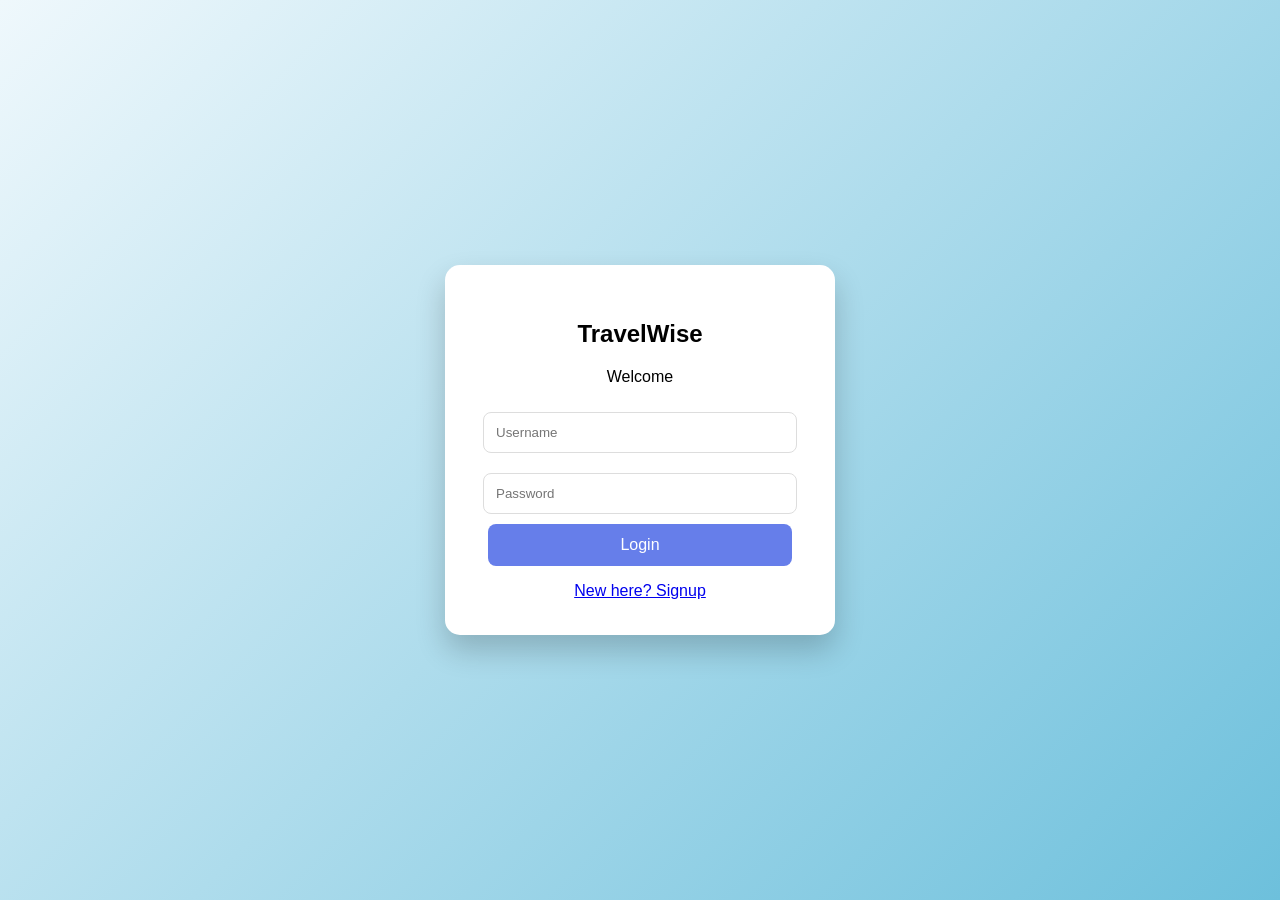
<file: frontend/index.html>
<!DOCTYPE html>
<html>
<head>
    <title>Login</title>
    <link rel="stylesheet" href="style.css">
</head>
<body class="auth-body">

<div class="auth-container">
    <h2>TravelWise</h2>
    <p> Welcome  </p>

    <input type="text" id="username" placeholder="Username">
    <input type="password" id="password" placeholder="Password">

    <button onclick="login()">Login</button>

    <p id="msg"></p>

    <a href="signup.html">New here? Signup</a>
</div>

<script src="auth.js"></script>

</body>
</html>
</file>
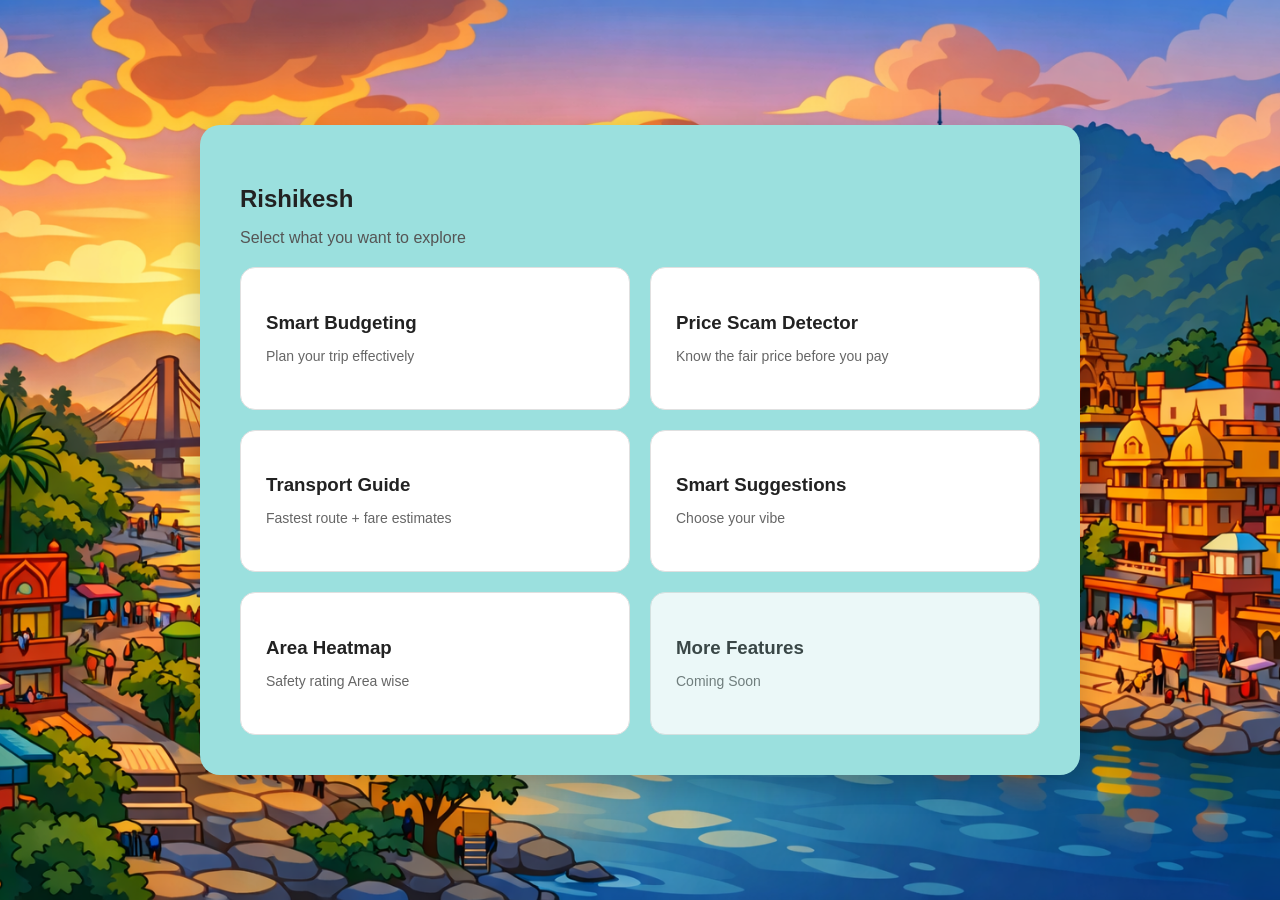
<file: frontend/city.html>
<!DOCTYPE html>
<html lang="en">
<head>
    <meta charset="UTF-8">
    <title>Rishikesh — TravelWise</title>
    <link rel="stylesheet" href="style.css">
</head>
<body class="appcity-body">

<div class="appcity-container">

    <h2> Rishikesh</h2>
    <p>Select what you want to explore</p>

    <div class="grid">

        <div class="card" onclick="window.location.href='budget.html'">
            <h3> Smart Budgeting</h3>
            <p>Plan your trip effectively</p>
        </div>

        <div class="card" onclick="window.location.href='price.html'">
            <h3> Price Scam Detector</h3>
            <p>Know the fair price before you pay</p>
        </div>

        <div class="card" onclick="window.location.href='route.html'">
            <h3> Transport Guide</h3>
            <p>Fastest route + fare estimates</p>
        </div>

        <div class="card" onclick="window.location.href='recomm.html'">
            <h3> Smart Suggestions</h3>
            <p>Choose your vibe</p>
        </div>

        <div class="card" onclick="window.location.href='risk.html'">
            <h3> Area Heatmap</h3>
            <p>Safety rating Area wise</p>
        </div>

        <div class="card disabled">
            <h3> More Features</h3>
            <p>Coming Soon</p>
        </div>

    </div>

</div>

</body>
</html>
</file>
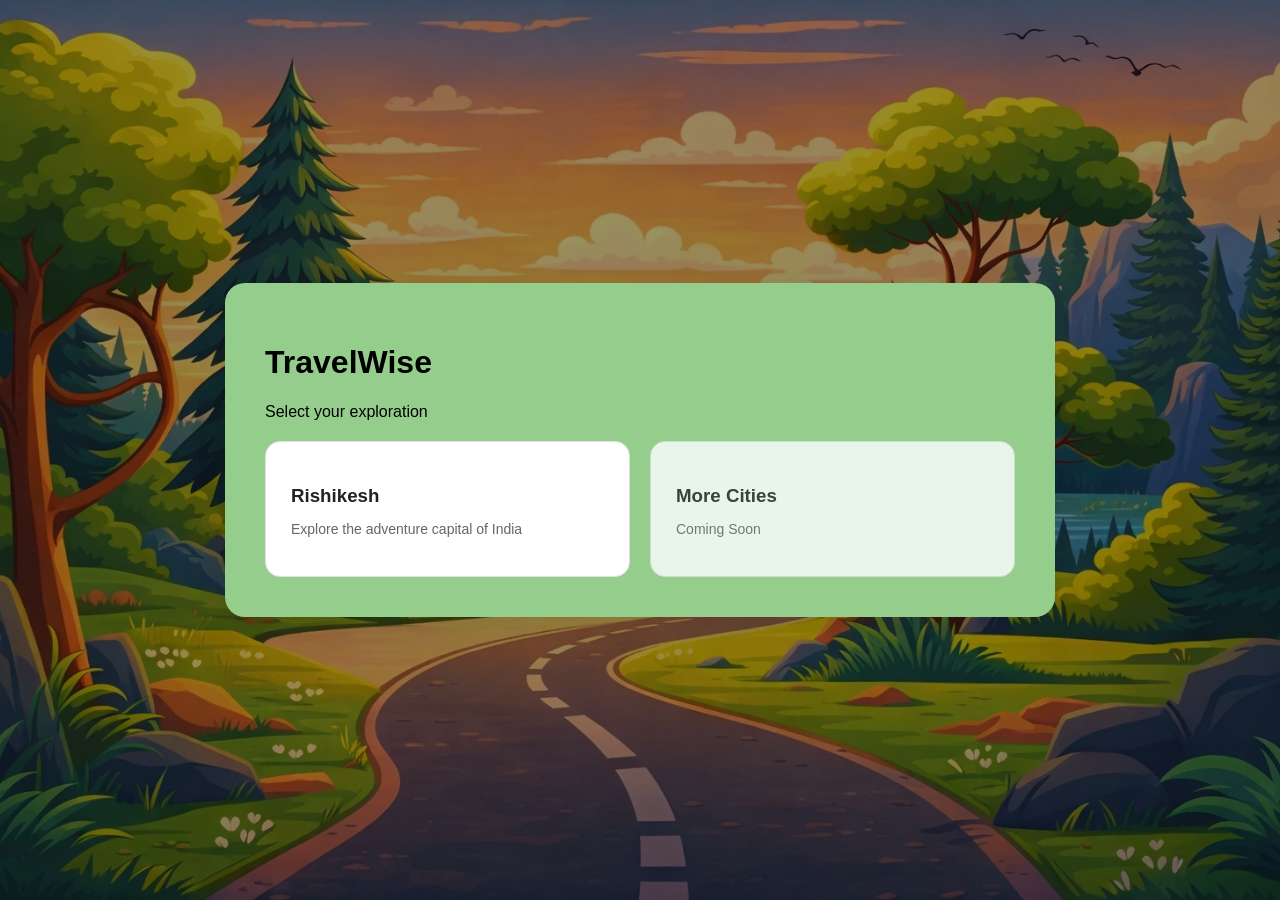
<file: frontend/main.html>
<!DOCTYPE html>
<html>
<head>
    <title>TravelWise</title>
    <link rel="stylesheet" href="style.css">
</head>
<body class="app-body">

<div class="app-container">
    
    <h1>TravelWise</h1>
    <p>Select your exploration</p>

    <div class="grid">

        <div class="card" onclick="goCity()">
            <h3>Rishikesh</h3>
            <p>Explore the adventure capital of India</p>
        </div>

        <div class="card disabled">
            <h3>More Cities</h3>
            <p>Coming Soon</p>
        </div>

    </div>

</div>

<script>
function goCity() {
    window.location.href = "city.html";
}
</script>

</body>
</html>
</file>
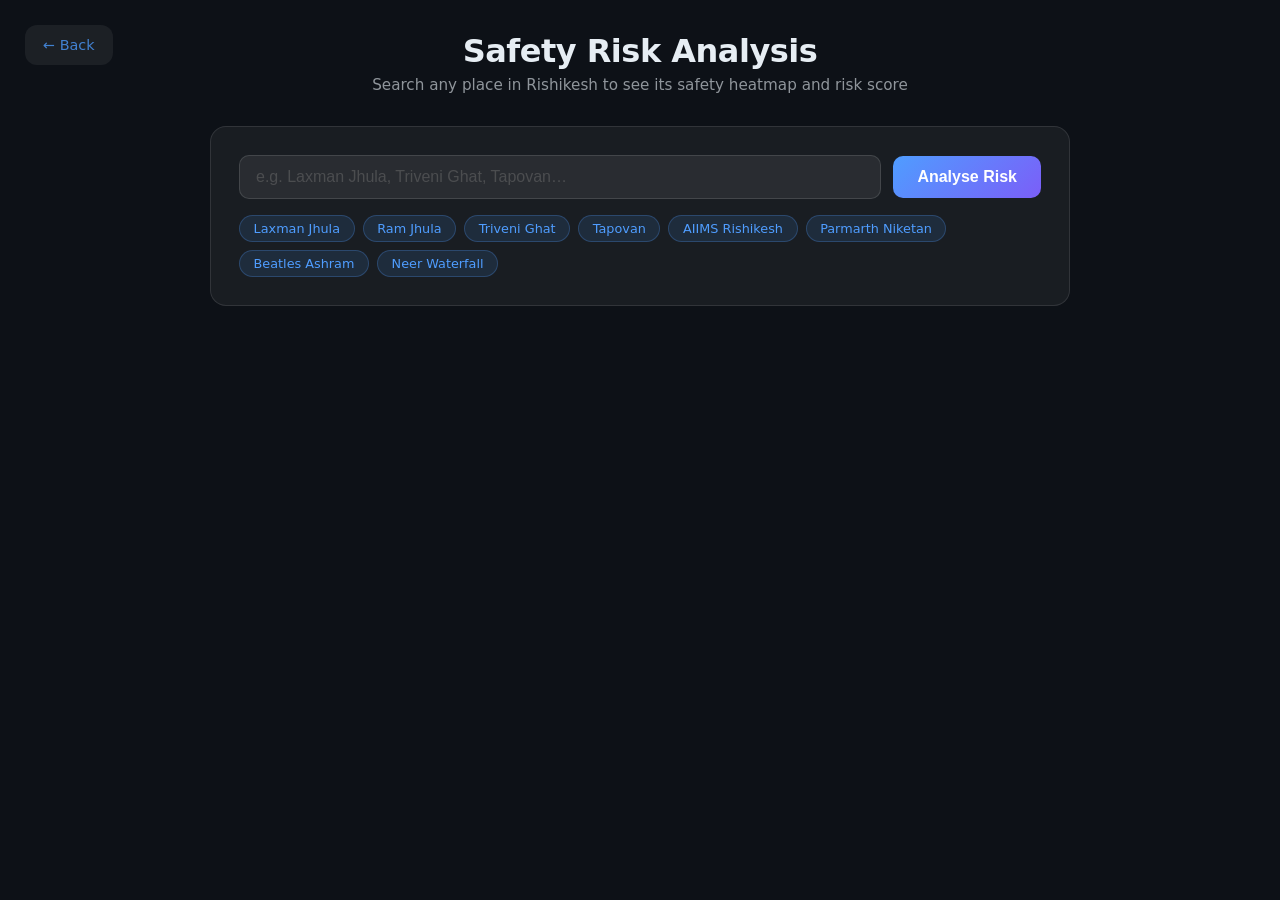
<file: frontend/risk.html>
<!DOCTYPE html>
<html lang="en">
<head>
    <meta charset="UTF-8">
    <title>Risk Analysis — TravelWise</title>
    <link rel="stylesheet" href="modules.css">
    <style>
        *, *::before, *::after { box-sizing: border-box; margin: 0; padding: 0; }

        body {
            min-height: 100vh;
            background: #0d1117;
            color: #e6edf3;
            font-family: 'Segoe UI', system-ui, sans-serif;
            padding: 2rem 1rem 4rem;
        }

        .wrap {
            max-width: 860px;
            margin: 0 auto;
        }


        .page-header {
            text-align: center;
            margin-bottom: 2rem;
        }
        .page-header h1 { font-size: 2rem; font-weight: 800; letter-spacing: -.5px; }
        .page-header p  { opacity: .6; margin-top: .4rem; font-size: .95rem; }
        .back-btn {
            display: inline-block;
            margin-bottom: 1.2rem;
            color: #4f9dff;
            text-decoration: none;
            font-size: .9rem;
            opacity: .8;
            transition: opacity .15s;
        }
        .back-btn:hover { opacity: 1; }

        .search-card {
            background: rgba(255,255,255,0.05);
            border: 1px solid rgba(255,255,255,0.1);
            border-radius: 16px;
            padding: 1.75rem;
            margin-bottom: 1.5rem;
        }
        .input-row {
            display: flex;
            gap: .75rem;
            align-items: center;
        }
        .input-row input {
            flex: 1;
            background: rgba(255,255,255,0.07);
            border: 1px solid rgba(255,255,255,0.12);
            border-radius: 10px;
            padding: .75rem 1rem;
            color: #e6edf3;
            font-size: 1rem;
            outline: none;
            transition: border-color .2s;
        }
        .input-row input:focus { border-color: #4f9dff; }
        .input-row input::placeholder { opacity: .45; }

        .btn-analyse {
            background: linear-gradient(135deg, #4f9dff, #7b5ef8);
            color: #fff;
            border: none;
            border-radius: 10px;
            padding: .75rem 1.5rem;
            font-size: 1rem;
            font-weight: 600;
            cursor: pointer;
            white-space: nowrap;
            transition: opacity .2s, transform .15s;
        }
        .btn-analyse:hover   { opacity: .88; transform: translateY(-1px); }
        .btn-analyse:active  { transform: translateY(0); }
        .btn-analyse:disabled { opacity: .4; cursor: not-allowed; }

        .suggestions {
            display: flex;
            flex-wrap: wrap;
            gap: .5rem;
            margin-top: 1rem;
        }
        .chip {
            background: rgba(79,157,255,.12);
            border: 1px solid rgba(79,157,255,.25);
            border-radius: 20px;
            padding: .3rem .85rem;
            font-size: .8rem;
            color: #4f9dff;
            cursor: pointer;
            transition: background .15s;
        }
        .chip:hover { background: rgba(79,157,255,.25); }

        .loader { text-align: center; padding: 2.5rem; }
        .spinner {
            width: 44px; height: 44px;
            border: 4px solid rgba(255,255,255,.1);
            border-top-color: #4f9dff;
            border-radius: 50%;
            animation: spin .75s linear infinite;
            margin: 0 auto 1rem;
        }
        @keyframes spin { to { transform: rotate(360deg); } }
        .loader p { opacity: .6; font-size: .9rem; }

        .error-box {
            background: rgba(255,60,60,.1);
            border: 1px solid rgba(255,60,60,.3);
            border-radius: 10px;
            padding: .85rem 1rem;
            color: #ff8080;
            font-size: .9rem;
            margin-bottom: 1rem;
        }

        .risk-card {
            background: rgba(255,255,255,0.05);
            border: 1px solid rgba(255,255,255,0.1);
            border-radius: 16px;
            padding: 1.75rem;
            margin-bottom: 1.25rem;
            display: flex;
            gap: 1.5rem;
            align-items: center;
            flex-wrap: wrap;
        }

        .score-ring {
            flex-shrink: 0;
            width: 100px;
            height: 100px;
            position: relative;
        }
        .score-ring svg { transform: rotate(-90deg); }
        .score-ring .ring-bg  { fill: none; stroke: rgba(255,255,255,.08); stroke-width: 8; }
        .score-ring .ring-fill {
            fill: none;
            stroke-width: 8;
            stroke-linecap: round;
            transition: stroke-dashoffset .8s cubic-bezier(.4,0,.2,1), stroke .4s;
        }
        .score-center {
            position: absolute;
            inset: 0;
            display: flex;
            flex-direction: column;
            align-items: center;
            justify-content: center;
        }
        .score-num   { font-size: 1.6rem; font-weight: 800; line-height: 1; }
        .score-denom { font-size: .7rem; opacity: .5; }

        .risk-details { flex: 1; min-width: 200px; }
        .risk-place   { font-size: 1.3rem; font-weight: 700; margin-bottom: .3rem; }
        .risk-level   { font-size: 1rem; font-weight: 700; margin-bottom: .75rem; }
        .risk-factors { list-style: none; }
        .risk-factors li {
            font-size: .875rem;
            opacity: .75;
            padding: .2rem 0;
        }
        .risk-factors li::before { content: "⚠ "; }

        .risk-coords  { font-size: .75rem; opacity: .4; margin-top: .6rem; font-family: monospace; }

]
        .map-wrap {
            border-radius: 14px;
            overflow: hidden;
            border: 1px solid rgba(255,255,255,.1);
            box-shadow: 0 4px 24px rgba(0,0,0,.3);
        }
        #risk-frame {
            width: 100%;
            height: 480px;
            border: none;
            display: block;
        }

        .legend-strip {
            display: flex;
            gap: .5rem;
            margin-bottom: 1rem;
            flex-wrap: wrap;
            align-items: center;
            font-size: .78rem;
            opacity: .7;
        }
        .legend-strip span { display: flex; align-items: center; gap: .3rem; }
        .dot {
            width: 12px; height: 12px;
            border-radius: 50%;
            display: inline-block;
        }

        .hidden { display: none !important; }
    </style>
</head>
<body>
<div class="wrap">

    <a href="city.html" class="back-btn">← Back</a>

    <div class="page-header">
        <h1>Safety Risk Analysis</h1>
        <p>Search any place in Rishikesh to see its safety heatmap and risk score</p>
    </div>

    <!-- Search -->
    <div class="search-card">
        <div class="input-row">
            <input type="text" id="place-input"
                   placeholder="e.g. Laxman Jhula, Triveni Ghat, Tapovan…"
                   onkeydown="if(event.key==='Enter') analyse()">
            <button type="button" class="btn-analyse" id="analyse-btn" onclick="analyse()">
                Analyse Risk 
            </button>
        </div>
        <div class="suggestions">
            <span class="chip" onclick="setPlace('Laxman Jhula')">Laxman Jhula</span>
            <span class="chip" onclick="setPlace('Ram Jhula')">Ram Jhula</span>
            <span class="chip" onclick="setPlace('Triveni Ghat')">Triveni Ghat</span>
            <span class="chip" onclick="setPlace('Tapovan')">Tapovan</span>
            <span class="chip" onclick="setPlace('AIIMS Rishikesh')">AIIMS Rishikesh</span>
            <span class="chip" onclick="setPlace('Parmarth Niketan')">Parmarth Niketan</span>
            <span class="chip" onclick="setPlace('Beatles Ashram')">Beatles Ashram</span>
            <span class="chip" onclick="setPlace('Neer Waterfall')">Neer Waterfall</span>
        </div>
    </div>


    <div id="error-box" class="error-box hidden"></div>


    <div id="loader" class="loader hidden">
        <div class="spinner"></div>
        <p>Geocoding location &amp; computing risk…</p>
    </div>


    <div id="result" class="hidden">

        <div class="risk-card">
            <div class="score-ring">
                <svg viewBox="0 0 100 100" width="100" height="100">
                    <circle class="ring-bg"   cx="50" cy="50" r="42"/>
                    <circle class="ring-fill" cx="50" cy="50" r="42"
                            id="ring-arc"
                            stroke-dasharray="263.9"
                            stroke-dashoffset="263.9"/>
                </svg>
                <div class="score-center">
                    <span class="score-num"  id="score-num">—</span>
                    <span class="score-denom">/10</span>
                </div>
            </div>
            <div class="risk-details">
                <div class="risk-place"  id="risk-place">—</div>
                <div class="risk-level"  id="risk-level">—</div>
                <ul  class="risk-factors" id="risk-factors"></ul>
                <div class="risk-coords" id="risk-coords"></div>
            </div>
        </div>

        <div class="legend-strip">
            <strong>Heatmap key:</strong>
            <span><span class="dot" style="background:#3cf"></span>Low</span>
            <span><span class="dot" style="background:#8f8"></span>Moderate</span>
            <span><span class="dot" style="background:#ff0"></span>Elevated</span>
            <span><span class="dot" style="background:#f80"></span>High</span>
            <span><span class="dot" style="background:#f33"></span>Very high</span>
        </div>

        <div class="map-wrap">
            <iframe id="risk-frame"
                    sandbox="allow-scripts allow-same-origin"
                    title="Risk heatmap"></iframe>
        </div>

    </div>

</div>

<script>
const API = "http://127.0.0.1:5000";

const LEVEL_COLORS = { "SAFE": "#22c55e", "MODERATE": "#f59e0b", "HIGH RISK": "#ef4444" };
const RING_CIRC    = 263.9;   // 2 * π * 42

function setPlace(name) {
    document.getElementById("place-input").value = name;
    analyse();
}

function setLoading(on) {
    document.getElementById("loader").classList.toggle("hidden", !on);
    document.getElementById("analyse-btn").disabled = on;
}

function showError(msg) {
    const el = document.getElementById("error-box");
    el.textContent = "⚠ " + msg;
    el.classList.remove("hidden");
}
function hideError() { document.getElementById("error-box").classList.add("hidden"); }

async function analyse() {
    const place = document.getElementById("place-input").value.trim();
    if (!place) { showError("Enter a place name."); return; }

    hideError();
    setLoading(true);
    document.getElementById("result").classList.add("hidden");

    try {
        const res  = await fetch(API + "/risk", {
            method: "POST",
            headers: { "Content-Type": "application/json" },
            body: JSON.stringify({ place })
        });
        const json = await res.json();
        console.log("Risk response:", json);

        if (json.status !== "success") throw new Error(json.message || "Server error");

        renderResult(json.data);

    } catch(e) {
        showError(e.message);
        console.error(e);
    } finally {
        setLoading(false);
    }
}

function renderResult(d) {

    const pct    = d.score / 10;
    const offset = RING_CIRC * (1 - pct);
    const arc    = document.getElementById("ring-arc");
    const color  = LEVEL_COLORS[d.level] || "#4f9dff";

    arc.style.stroke          = color;
    arc.style.strokeDashoffset = offset;

    document.getElementById("score-num").textContent  = d.score;
    document.getElementById("score-num").style.color  = color;


    document.getElementById("risk-place").textContent = d.place;

    const lvlEl = document.getElementById("risk-level");
    lvlEl.textContent  = d.level;
    lvlEl.style.color  = color;

    const ul = document.getElementById("risk-factors");
    ul.innerHTML = d.factors.map(function(f) {
        return "<li>" + f + "</li>";
    }).join("");

    document.getElementById("risk-coords").textContent =
        "📍 " + d.lat.toFixed(5) + ", " + d.lon.toFixed(5);

    const frame = document.getElementById("risk-frame");
    frame.removeAttribute("srcdoc");
    setTimeout(function() {
        frame.srcdoc = d.map_html || "<p style='padding:1rem;color:#888'>Map unavailable</p>";
    }, 50);

    document.getElementById("result").classList.remove("hidden");
    document.getElementById("result").scrollIntoView({ behavior: "smooth" });
}
</script>
</body>
</html>
</file>
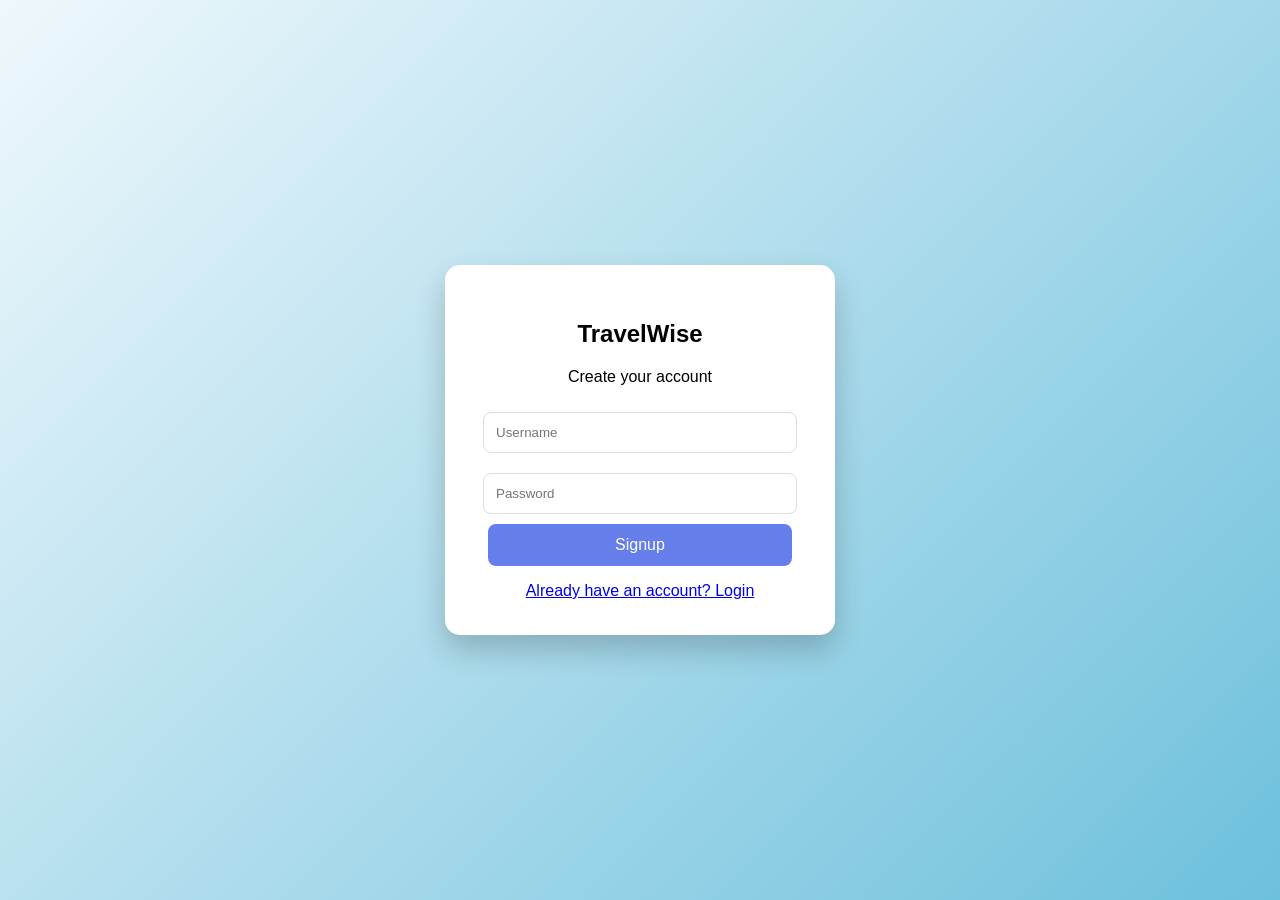
<file: frontend/signup.html>
<!DOCTYPE html>
<html>
<head>
    <title>Signup</title>
    <link rel="stylesheet" href="style.css">
</head>
<body class="auth-body">

<div class="auth-container">
    <h2>TravelWise</h2>
    <p>Create your account</p>

    <input type="text" id="username" placeholder="Username">
    <input type="password" id="password" placeholder="Password">

    <button onclick="signup()">Signup</button>

    <p id="msg"></p>

    <a href="index.html">Already have an account? Login</a>
</div>

<script src="auth.js"></script>

</body>
</html>
</file>
<file: frontend/style.css>
body {
    margin: 0;
    font-family: Arial, sans-serif;
}


.auth-body {
    background: linear-gradient(135deg, #eff8fc, #6dc0dc);
    height: 100vh;
    display: flex;
    justify-content: center;
    align-items: center;
}

.auth-container {
    background: #ffffff;
    padding: 35px;
    border-radius: 15px;
    width: 320px;
    text-align: center;
    box-shadow: 0 15px 30px rgba(0,0,0,0.2);
}


.app-body {
    margin: 0;
    height: 100vh;

    background: 
        linear-gradient(rgba(0,0,0,0.4), rgba(0,0,0,0.4)),
        url("images/indeximg-bg.png") no-repeat center center/cover;

    display: flex;
    justify-content: center;
    align-items: center;
}
.app-container {
    background: #95ce8c;
    padding: 40px;
    border-radius: 20px;
    width: 750px;
    box-shadow: 0 10px 30px rgba(0,0,0,0.1);
}

.appcity-body {
    margin: 0;
    height: 100vh;

    background: url("images/rishikesh-bg.png") no-repeat center center/cover;

    display: flex;
    justify-content: center;
    align-items: center;
}

.appcity-container {
    background: #9be0de;
    padding: 40px;
    border-radius: 20px;
    width: 800px;

    box-shadow: 0 10px 30px rgba(0,0,0,0.2);
}


.appcity-container h2 {
    margin-bottom: 10px;
    color: #222;
}

.appcity-container p {
    color: #555;
    margin-bottom: 20px;
}


.grid {
    display: grid;
    grid-template-columns: repeat(2, 1fr);
    gap: 20px;
    margin-top: 20px;
}

.card {
    background: #ffffff;
    padding: 25px;
    border-radius: 15px;
    border: 1px solid #e0e0e0;

    cursor: pointer;
    transition: all 0.25s ease;
}


.card h3 {
    margin-bottom: 8px;
    color: #222;
}

.card p {
    font-size: 14px;
    color: #666;
}


.card:not(.disabled):hover {
    background: #667eea;
    color: rgb(201, 201, 201);
    transform: translateY(-5px);
}

.card:not(.disabled):hover p {
    color: #ddd;
}


.card.disabled {
    background: #ffffff;
    color: #222;
    opacity: 0.8;
    cursor: not-allowed;

    pointer-events: none;   
}

input {
    width: 90%;
    padding: 12px;
    margin: 10px 0;
    border-radius: 8px;
    border: 1px solid #ddd;
}


button {
    width: 95%;
    padding: 12px;
    border: none;
    border-radius: 8px;
    background: #667eea;
    color: white;
    font-size: 16px;
    cursor: pointer;
}

button:hover {
    background: #5a67d8;
}

```css
/* ───────────────── RECOMMENDATION ENGINE ───────────────── */

.recommend-grid {

    display: grid;

    grid-template-columns:
        repeat(auto-fit, minmax(260px, 1fr));

    gap: 20px;

    margin-top: 25px;
}

.recommend-card {

    background: rgba(255,255,255,0.08);

    border: 1px solid rgba(255,255,255,0.1);

    padding: 20px;

    border-radius: 18px;

    backdrop-filter: blur(10px);

    transition: 0.3s;
}

.recommend-card:hover {

    transform: translateY(-5px);

    box-shadow: 0 10px 25px rgba(0,0,0,0.2);
}

.rec-tags {

    display: flex;

    gap: 10px;

    margin: 10px 0;
}

.rec-tags span {

    background: rgba(255,255,255,0.08);

    padding: 6px 10px;

    border-radius: 10px;

    font-size: 14px;
}

.free-badge {

    margin-top: 12px;

    display: inline-block;

    background: #00c853;

    color: white;

    padding: 6px 12px;

    border-radius: 10px;

    font-weight: bold;
}

.insight-box {

    grid-column: 1/-1;

    background: rgba(255,255,255,0.08);

    padding: 18px;

    border-radius: 16px;

    margin-bottom: 10px;

    font-size: 15px;
}
</file>
<file: frontend/modules.css>
* {
    margin: 0;
    padding: 0;
    box-sizing: border-box;
}


:root {

    --primary: #2563eb;

    --primary-dark: #1d4ed8;

    --bg-1: #071029;

    --bg-2: #0f172a;

    --bg-3: #111827;

    --glass-bg: rgba(255,255,255,0.08);

    --glass-border: rgba(255,255,255,0.08);

    --text-main: #ffffff;

    --text-soft: #cbd5e1;

    --danger: #ef4444;

    --warning: #f59e0b;

    --success: #22c55e;

    --radius: 22px;

    --shadow:
        0 10px 30px rgba(0,0,0,0.25);
}



.plan-body,
.scam-body,
.route-body {

    background:
        linear-gradient(
            135deg,
            var(--bg-1),
            var(--bg-2),
            var(--bg-3)
        );

    min-height: 100vh;

    padding: 40px 20px;

    font-family: Arial, sans-serif;

    color: white;
}



.plan-wrap,
.scam-wrap,
.route-wrap {

    width: 100%;

    max-width: 1280px;

    margin: auto;
}



.plan-header,
.scam-header,
.route-header {

    text-align: center;

    margin-bottom: 40px;
}

.plan-header h1,
.scam-header h1,
.route-header h1 {

    font-size: 52px;

    margin-bottom: 10px;

    color: white;
}

.plan-header p,
.scam-header p,
.route-header p {

    color: var(--text-soft);

    font-size: 18px;
}



.back-btn {

    position: absolute;

    top: 25px;
    left: 25px;

    color: white;

    text-decoration: none;

    background: rgba(255,255,255,0.08);

    padding: 12px 18px;

    border-radius: 12px;

    transition: 0.3s;
}

.back-btn:hover {

    background: rgba(255,255,255,0.15);

    transform: translateY(-2px);
}



.card-glass,
.res-card,
.stat-box,
.sum-item,
.verdict-card,
.fare-table {

    background: var(--glass-bg);

    border: 1px solid var(--glass-border);

    border-radius: var(--radius);

    padding: 28px;

    backdrop-filter: blur(14px);

    box-shadow: var(--shadow);
}




.form-row {

    display: flex;

    gap: 24px;

    flex-wrap: wrap;
}

.form-group {

    flex: 1;

    min-width: 240px;

    display: flex;

    flex-direction: column;

    margin-bottom: 24px;
}

.form-group label {

    margin-bottom: 10px;

    font-size: 15px;

    font-weight: 600;

    color: white;
}

.form-group .hint {

    color: var(--text-soft);

    font-size: 12px;
}

.form-group input,
.form-group select {

    width: 100%;

    padding: 16px;

    border-radius: 14px;

    border: none;

    outline: none;

    font-size: 16px;

    background: rgba(255,255,255,0.95);

    color: #111827;
}



button#gen-btn,
button#check-btn,
button#route-btn {

    width: 100%;

    padding: 18px;

    border: none;

    border-radius: 16px;

    background: var(--primary);

    color: white;

    font-size: 17px;

    font-weight: bold;

    cursor: pointer;

    transition: 0.3s;

    margin-top: 12px;
}

button:hover:not(:disabled) {

    background: var(--primary-dark);

    transform: translateY(-2px);
}

button:disabled {

    opacity: 0.6;

    cursor: not-allowed;
}



.loader {

    display: flex;

    flex-direction: column;

    align-items: center;

    gap: 15px;

    margin: 30px 0;
}

.spinner {

    width: 60px;
    height: 60px;

    border: 5px solid rgba(255,255,255,0.1);

    border-top: 5px solid var(--primary);

    border-radius: 50%;

    animation: spin 1s linear infinite;
}

@keyframes spin {

    100% {
        transform: rotate(360deg);
    }
}



.summary-bar,
.route-stats {

    display: grid;

    grid-template-columns:
        repeat(auto-fit, minmax(220px, 1fr));

    gap: 20px;

    margin-bottom: 30px;
}

.sum-item,
.stat-box {

    text-align: center;
}

.sum-big,
.stat-val {

    display: block;

    font-size: 30px;

    font-weight: bold;

    margin-bottom: 8px;

    color: white;
}

.sum-label,
.stat-label {

    color: var(--text-soft);

    font-size: 13px;
}



.result-grid {

    display: grid;

    grid-template-columns:
        repeat(auto-fit, minmax(320px, 1fr));

    gap: 25px;

    margin-bottom: 30px;
}

.full-width {

    grid-column: 1 / -1;
}



.bar-row {

    margin-bottom: 22px;
}

.bar-label {

    display: block;

    margin-bottom: 8px;

    font-weight: bold;
}

.bar-track {

    width: 100%;

    height: 14px;

    background: rgba(255,255,255,0.08);

    border-radius: 20px;

    overflow: hidden;

    margin-bottom: 8px;
}

.bar-fill {

    height: 100%;

    background:
        linear-gradient(
            90deg,
            #3b82f6,
            #60a5fa
        );

    border-radius: 20px;
}

.bar-amt {

    color: var(--text-soft);

    font-size: 14px;
}



.info-name {

    font-size: 22px;

    font-weight: bold;

    margin-bottom: 15px;

    color: white;
}

.info-row {

    margin-bottom: 10px;

    color: var(--text-soft);
}

.info-total {

    margin-top: 18px;

    font-size: 18px;

    font-weight: bold;

    color: #60a5fa;
}


.act-row {

    display: flex;

    justify-content: space-between;

    align-items: center;

    gap: 15px;

    background: rgba(255,255,255,0.05);

    padding: 16px;

    border-radius: 14px;

    margin-bottom: 15px;
}

.act-num {

    width: 35px;
    height: 35px;

    border-radius: 50%;

    background: var(--primary);

    display: flex;

    align-items: center;

    justify-content: center;

    font-weight: bold;

    flex-shrink: 0;
}

.act-info {

    flex: 1;
}

.act-info strong {

    display: block;

    color: white;

    margin-bottom: 5px;
}

.act-type {

    color: #93c5fd;

    font-size: 13px;
}

.act-right {

    text-align: right;
}

.act-cost {

    display: block;

    font-weight: bold;

    color: white;
}

.act-rating {

    color: #facc15;
}



.pref-group {

    display: flex;

    gap: 15px;

    flex-wrap: wrap;
}

.pref-chip {

    display: flex;

    align-items: center;

    gap: 10px;

    background: rgba(255,255,255,0.08);

    border: 1px solid rgba(255,255,255,0.08);

    padding: 14px 18px;

    border-radius: 14px;

    cursor: pointer;

    transition: 0.3s;
}

.pref-chip:hover {

    transform: translateY(-2px);

    background: rgba(255,255,255,0.12);
}

.pref-chip input {

    width: 18px;
    height: 18px;
}



.vehicle-grid {

    display: grid;

    grid-template-columns:
        repeat(auto-fit, minmax(200px, 1fr));

    gap: 15px;
}

.veh-opt {

    background: rgba(255,255,255,0.08);

    border: 1px solid rgba(255,255,255,0.08);

    border-radius: 14px;

    padding: 16px;

    cursor: pointer;

    transition: 0.3s;
}

.veh-opt:hover {

    background: rgba(255,255,255,0.12);

    transform: translateY(-2px);
}

.veh-opt input {

    display: none;
}

.veh-opt span {

    display: block;

    font-weight: bold;

    margin-bottom: 6px;
}

.veh-opt small {

    color: var(--text-soft);
}



.fare-table table {

    width: 100%;

    border-collapse: collapse;
}

.fare-table th,
.fare-table td {

    padding: 14px;

    border-bottom: 1px solid rgba(255,255,255,0.08);

    text-align: left;
}

.fare-table th {

    color: var(--text-soft);

    text-transform: uppercase;

    font-size: 12px;
}



.map-container {

    border-radius: var(--radius);

    overflow: hidden;

    box-shadow: var(--shadow);

    height: 450px;
}

.map-container iframe {

    width: 100%;
    height: 100%;
    border: none;
}



.error-box,
.warn-box {

    margin-top: 25px;

    padding: 18px;

    border-radius: 14px;

    font-weight: 500;
}

.error-box {

    background: rgba(255,0,0,0.15);

    color: #fecaca;
}

.warn-box {

    background: rgba(255,165,0,0.15);

    color: #fde68a;
}


.rating-strip {

    display: flex;

    gap: 10px;

    margin-top: 12px;

    flex-wrap: wrap;
}

.dot {

    border: none;

    background: rgba(255,255,255,0.08);

    color: white;

    width: 90px;

    padding: 10px 6px;

    border-radius: 14px;

    cursor: pointer;

    transition: 0.3s;

    font-size: 13px;
}

.dot:hover {

    transform: translateY(-2px);

    background: rgba(255,255,255,0.12);
}

.dot.active {

    background:
        linear-gradient(
            135deg,
            #2563eb,
            #3b82f6
        );

    box-shadow:
        0 0 16px rgba(59,130,246,0.3);

    transform: scale(1.03);
}

.dot div {

    font-size: 15px !important;
}

.dot small {

    font-size: 10px !important;
}



.hidden {

    display: none !important;
}


.veh-opt {

    border: 2px solid transparent;

    transition: 0.3s;
}

.veh-opt:has(input:checked) {

    border: 2px solid #3b82f6;

    background: rgba(37,99,235,0.18);

    box-shadow:
        0 0 20px rgba(59,130,246,0.25);
}



@media(max-width: 768px) {

    .plan-header h1,
    .route-header h1,
    .scam-header h1 {

        font-size: 38px;
    }

    .back-btn {

        position: static;

        display: inline-block;

        margin-bottom: 20px;
    }

    .card-glass,
    .res-card {

        padding: 22px;
    }

    .act-row {

        flex-direction: column;

        align-items: flex-start;
    }

    .act-right {

        text-align: left;
    }
}
</file>
